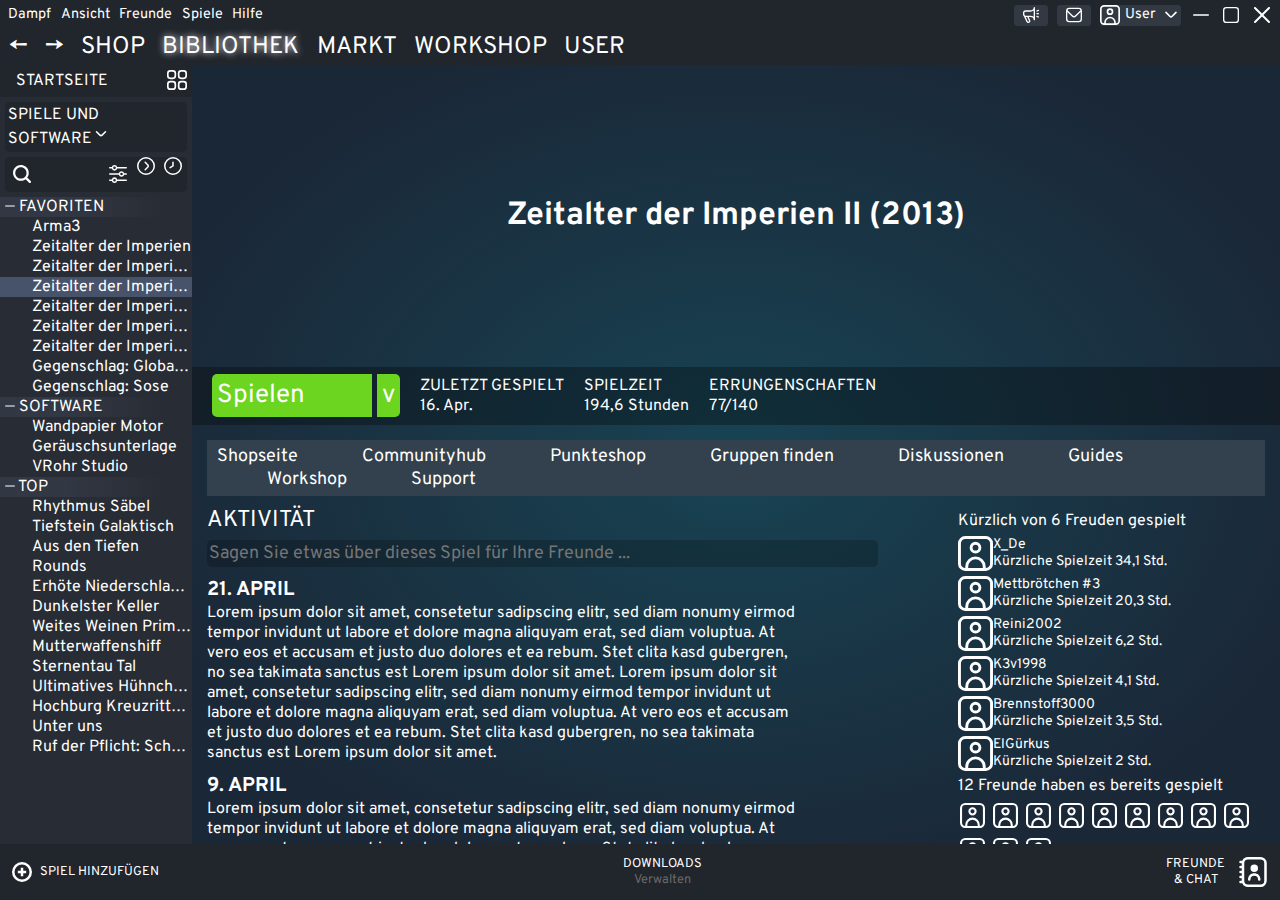
<file: index.html>
<!DOCTYPE html>
<html lang="de">
<head>
    <meta charset="UTF-8">
    <title>index</title>
    <script>
        window.location = "https://reini1001.github.io/UTE-MidFi/bibliothek.html"
    </script>
</head>
<body>

</body>
</html>
</file>
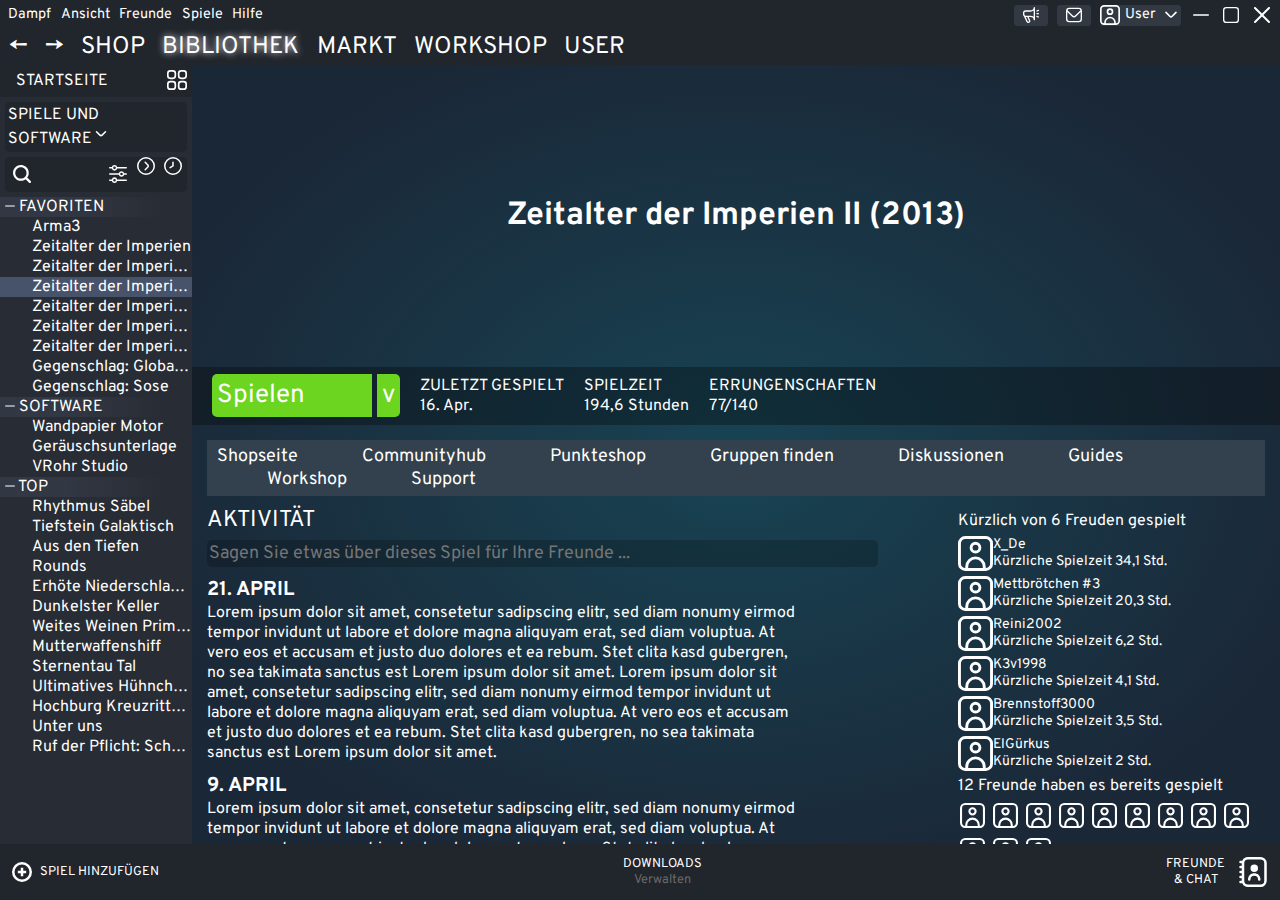
<file: bibliothek.html>
<!DOCTYPE html>
<html lang="de">
<head>
    <meta charset="UTF-8">
    <meta content="width=device-width, initial-scale=1.0" name="viewport">
    <title>Bibliothek</title>
    <link href="header-footer-style.css" rel="stylesheet">
    <link href="bibliothek.css" rel="stylesheet">
    <link href="game.css" rel="stylesheet">
</head>
<body>
<header>
    <div id="top-bar">
        <!--Einstellungen-->
        <span id="top-bar-left">
            <a>Dampf</a>
            <a>Ansicht</a>
            <a href="freunde.html">Freunde</a>
            <a>Spiele</a>
            <a>Hilfe</a>
        </span>
        <!--Nutzer-->
        <span id="top-bar-right">
            <a class="icon notification"><img alt="" height="16" src="icons/announcement.svg" width="16"></a>
            <a class="icon notification"><img alt="" height="16" src="icons/notifiction.svg" width="16"></a>
            <a id="user"><img alt="" height="20" src="icons/profilePic.svg" width="20"><span>User</span><img alt="" height="20" src="icons/dropdown.svg" width="20"> </a>
            <a class="icon"><img alt="" height="16" src="icons/-.svg" width="16"></a>
            <a class="icon"><img alt="" height="16" src="icons/fullscreen.svg" width="16"></a>
            <a class="icon"><img alt="" height="16" src="icons/x.svg" width="16"></a>
        </span>
    </div>
    <!--Nav-->
    <nav class="uppercase">
        <a><-</a>
        <a>-></a>
        <a>Shop</a>
        <a class="active">Bibliothek</a>
        <a>Markt</a>
        <a href="workshop.html">Workshop</a>
        <a>User</a>
    </nav>
</header>
<main>
    <aside>
        <div id="collections">
            <span class="uppercase">Startseite</span><img alt="" height="20" src="icons/kollektionen.svg" width="20">
        </div>
        <div id="optionen">
            <span class="uppercase">Spiele und Software<img alt="" height="18" src="icons/dropdown.svg" width="18"></span><img alt="" height="18" src="icons/clock.svg" width="18"><img alt="" height="18" src="icons/play.svg" width="18"><br>
            <span><img alt="" height="18" src="icons/search.svg" width="18"><img alt="" height="18" src="icons/settings.svg" width="18"></span>
        </div>
        <ul id="game-list">
            <li class="collection uppercase"><img alt="" height="10px" src="icons/-.svg" width="10px"> Favoriten</li>
            <li>Arma3</li>
            <li>Zeitalter der Imperien</li>
            <li>Zeitalter der Imperien II</li>
            <li class="active">Zeitalter der Imperien II (2013)</li>
            <li>Zeitalter der Imperien II DE</li>
            <li>Zeitalter der Imperien III</li>
            <li>Zeitalter der Imperien III DE</li>
            <li>Gegenschlag: Globale Offensive</li>
            <li>Gegenschlag: Sose</li>
            <li class="collection uppercase"><img alt="" height="10px" src="icons/-.svg" width="10px"> Software</li>
            <li>Wandpapier Motor</li>
            <li>Geräuschsunterlage</li>
            <li>VRohr Studio</li>
            <li class="collection uppercase"><img alt="" height="10px" src="icons/-.svg" width="10px"> Top</li>
            <li>Rhythmus Säbel</li>
            <li>Tiefstein Galaktisch</li>
            <li>Aus den Tiefen</li>
            <li>Rounds</li>
            <li>Erhöte Niederschlagswahrscheinlichkeit 2</li>
            <li>Dunkelster Keller</li>
            <li>Weites Weinen Primitive</li>
            <li>Mutterwaffenshiff</li>
            <li>Sternentau Tal</li>
            <li>Ultimatives Hühnchen Pferd</li>
            <li>Hochburg Kreuzritter HD</li>
            <li>Unter uns</li>
            <li>Ruf der Pflicht: Schwarze Operation 2</li>
        </ul>
    </aside>
    <div id="game">
        <div id="game-img"><h1>Zeitalter der Imperien II (2013)</h1></div>
        <div id="game-bar">
            <span id="game-start">Spielen</span>
            <span id="game-start-v">v</span>
            <span id="last-played"><span class="uppercase">Zuletzt gespielt</span><br>16. Apr.</span>
            <span id="play-time"><span class="uppercase">Spielzeit</span><br>194,6 Stunden</span>
            <span id="achievements"><span class="uppercase">Errungenschaften</span><br>77/140</span>
        </div>
        <div id="game-info">
            <div id="game-info-bar">
                <a>Shopseite</a>
                <a>Communityhub</a>
                <a>Punkteshop</a>
                <a>Gruppen finden</a>
                <a>Diskussionen</a>
                <a>Guides</a>
                <a href="workshop.html?game=Zeitalter der Imperien II (2013)">Workshop</a>
                <a>Support</a>
            </div>
            <div id="game-friends">
                <div class="head-line">Kürzlich von 6 Freuden gespielt</div>
                <div>
                    <div class="friends-big"><img alt="" height="35" src="icons/profilePic.svg" width="35">
                        <div>X_De<br>Kürzliche Spielzeit 34,1 Std.</div>
                    </div>
                    <div class="friends-big"><img alt="" height="35" src="icons/profilePic.svg" width="35">
                        <div>Mettbrötchen #3<br>Kürzliche Spielzeit 20,3 Std.</div>
                    </div>
                    <div class="friends-big"><img alt="" height="35" src="icons/profilePic.svg" width="35">
                        <div>Reini2002<br>Kürzliche Spielzeit 6,2 Std.</div>
                    </div>
                    <div class="friends-big"><img alt="" height="35" src="icons/profilePic.svg" width="35">
                        <div>K3v1998<br>Kürzliche Spielzeit 4,1 Std.</div>
                    </div>
                    <div class="friends-big"><img alt="" height="35" src="icons/profilePic.svg" width="35">
                        <div>Brennstoff3000<br>Kürzliche Spielzeit 3,5 Std.</div>
                    </div>
                    <div class="friends-big"><img alt="" height="35" src="icons/profilePic.svg" width="35">
                        <div>ElGürkus<br>Kürzliche Spielzeit 2 Std.</div>
                    </div>
                </div>
                <div class="head-line">12 Freunde haben es bereits gespielt</div>
                <div>
                    <img alt="" class="friends-small" height="25" src="icons/profilePic.svg" width="25">
                    <img alt="" class="friends-small" height="25" src="icons/profilePic.svg" width="25">
                    <img alt="" class="friends-small" height="25" src="icons/profilePic.svg" width="25">
                    <img alt="" class="friends-small" height="25" src="icons/profilePic.svg" width="25">
                    <img alt="" class="friends-small" height="25" src="icons/profilePic.svg" width="25">
                    <img alt="" class="friends-small" height="25" src="icons/profilePic.svg" width="25">
                    <img alt="" class="friends-small" height="25" src="icons/profilePic.svg" width="25">
                    <img alt="" class="friends-small" height="25" src="icons/profilePic.svg" width="25">
                    <img alt="" class="friends-small" height="25" src="icons/profilePic.svg" width="25">
                    <img alt="" class="friends-small" height="25" src="icons/profilePic.svg" width="25">
                    <img alt="" class="friends-small" height="25" src="icons/profilePic.svg" width="25">
                    <img alt="" class="friends-small" height="25" src="icons/profilePic.svg" width="25">
                </div>
            </div>

            <div id="game-activity">
                <div class="head-line uppercase">Aktivität</div>
                <label><input placeholder="Sagen Sie etwas über dieses Spiel für Ihre Freunde ..." type="text"></label>
                <div class="activity">
                    <h2 class="uppercase">21. April</h2>
                    <p>
                        Lorem ipsum dolor sit amet, consetetur sadipscing elitr, sed diam nonumy eirmod tempor invidunt ut labore et dolore magna aliquyam erat, sed diam voluptua. At vero eos et accusam et justo duo dolores et ea rebum. Stet clita kasd gubergren, no sea takimata sanctus est Lorem ipsum dolor sit amet. Lorem ipsum dolor sit amet, consetetur sadipscing elitr, sed diam nonumy eirmod tempor invidunt ut labore et dolore magna aliquyam erat, sed diam voluptua. At vero eos et accusam et justo duo dolores et ea rebum. Stet clita kasd gubergren, no sea takimata sanctus est Lorem ipsum dolor sit amet.
                    </p>
                </div>
                <div class="activity">
                    <h2 class="uppercase">9. April</h2>
                    <p>
                        Lorem ipsum dolor sit amet, consetetur sadipscing elitr, sed diam nonumy eirmod tempor invidunt ut labore et dolore magna aliquyam erat, sed diam voluptua. At vero eos et accusam et justo duo dolores et ea rebum. Stet clita kasd gubergren, no sea takimata sanctus est Lorem ipsum dolor sit amet. Lorem ipsum dolor sit amet, consetetur sadipscing elitr, sed diam nonumy eirmod tempor invidunt ut labore et dolore magna aliquyam erat, sed diam voluptua. At vero eos et accusam et justo duo dolores et ea rebum. Stet clita kasd gubergren, no sea takimata sanctus est Lorem ipsum dolor sit amet.
                    </p>
                </div>
                <div class="activity">
                    <h2 class="uppercase">4. April</h2>
                    <p>
                        Lorem ipsum dolor sit amet, consetetur sadipscing elitr, sed diam nonumy eirmod tempor invidunt ut labore et dolore magna aliquyam erat, sed diam voluptua. At vero eos et accusam et justo duo dolores et ea rebum. Stet clita kasd gubergren, no sea takimata sanctus est Lorem ipsum dolor sit amet. Lorem ipsum dolor sit amet, consetetur sadipscing elitr, sed diam nonumy eirmod tempor invidunt ut labore et dolore magna aliquyam erat, sed diam voluptua. At vero eos et accusam et justo duo dolores et ea rebum. Stet clita kasd gubergren, no sea takimata sanctus est Lorem ipsum dolor sit amet.
                    </p>
                </div>
            </div>
        </div>
    </div>
</main>
<footer>
    <a class="uppercase" id="addGame">
        <img alt="" height="20" src="icons/add.svg" width="20">
        <span class="hover">Spiel hinzufügen</span>
    </a>
    <a id="downloads">
        <span class="uppercase hover">Downloads</span>
        <span class="dimgray">Verwalten</span>
    </a>
    <a class="uppercase" href="freunde.html" id="chat">
        <span class="hover">Freunde <br>& Chat</span>
        <img alt="" height="30" src="icons/chat.svg" width="30">
    </a>
</footer>
</body>
</html>
</file>
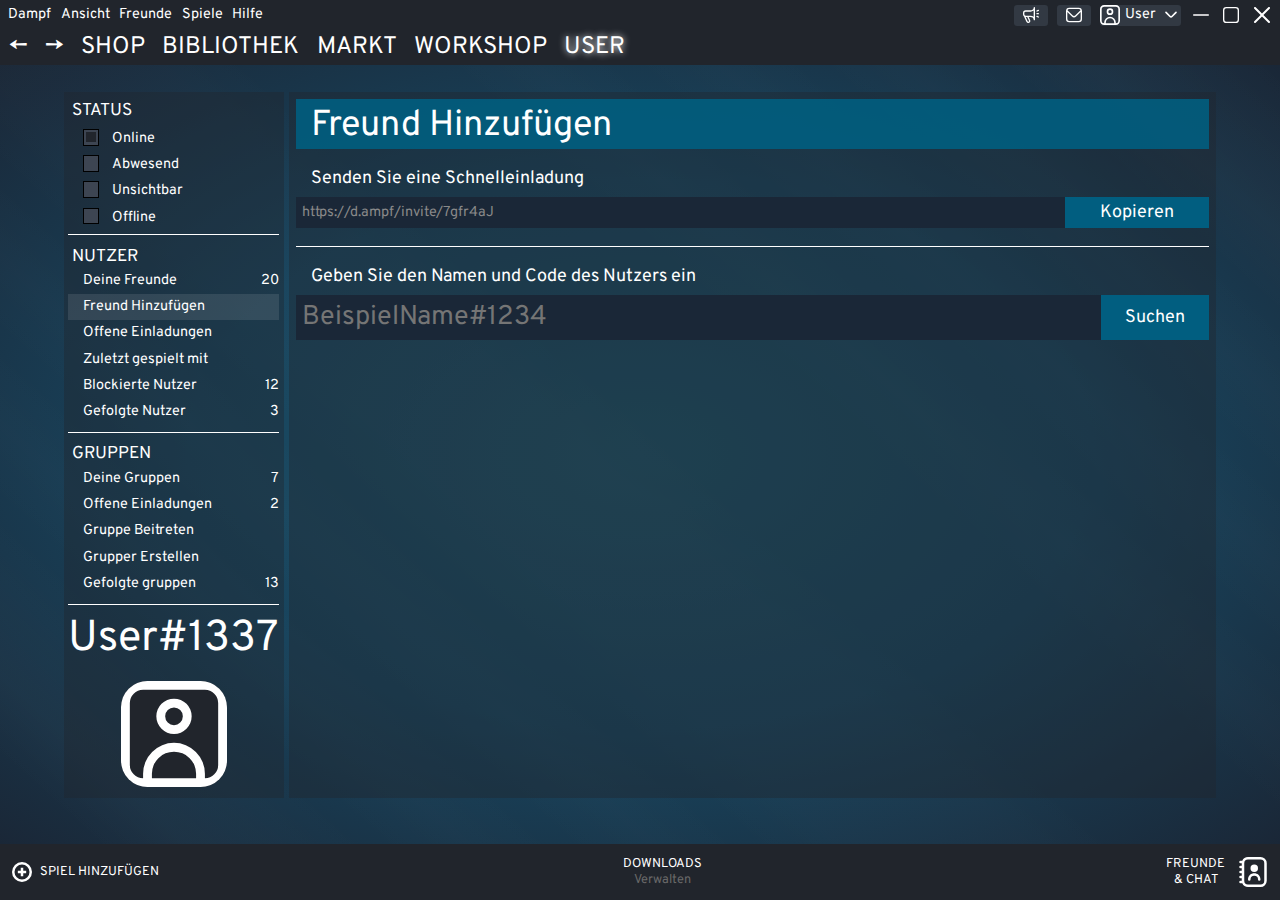
<file: freunde-add.html>
<!DOCTYPE html>
<html lang="de">
<head>
    <meta charset="UTF-8">
    <title>User: Freunde</title>
    <link href="header-footer-style.css" rel="stylesheet">
    <link href="freunde.css" rel="stylesheet">
    <link href="custom-radio.css" rel="stylesheet">
    <link href="neuer-freund.css" rel="stylesheet">
    <script src="freunde-logic.js"></script>
</head>
<body>
<header>
    <div id="top-bar">
        <!--Einstellungen-->
        <span id="top-bar-left">
            <a>Dampf</a>
            <a>Ansicht</a>
            <a>Freunde</a>
            <a>Spiele</a>
            <a>Hilfe</a>
        </span>
        <!--Nutzer-->
        <span id="top-bar-right">
            <a class="icon notification"><img alt="" height="16" src="icons/announcement.svg" width="16"></a>
            <a class="icon notification"><img alt="" height="16" src="icons/notifiction.svg" width="16"></a>
            <a id="user"><img alt="" height="20" src="icons/profilePic.svg" width="20"><span>User</span><img alt="" height="20" src="icons/dropdown.svg" width="20"> </a>
            <a class="icon"><img alt="" height="16" src="icons/-.svg" width="16"></a>
            <a class="icon"><img alt="" height="16" src="icons/fullscreen.svg" width="16"></a>
            <a class="icon"><img alt="" height="16" src="icons/x.svg" width="16"></a>
        </span>
    </div>
    <!--Nav-->
    <nav class="uppercase">
        <a><-</a>
        <a>-></a>
        <a>Shop</a>
        <a href="bibliothek.html">Bibliothek</a>
        <a>Markt</a>
        <a href="workshop.html">Workshop</a>
        <a class="active">User</a>
    </nav>
</header>
<main>
    <div id="friends-main">
        <div id="friends-sidebar">
            <div id="friends-status">
                <p class="friends-header">STATUS</p>
                <label class="radio-container">Online
                    <input checked="checked" id="online" name="status" type="radio" value="online">
                    <span class="custom-radio"></span>
                </label>
                <label class="radio-container">Abwesend
                    <input id="abwesend" name="status" type="radio" value="abwesend">
                    <span class="custom-radio"></span>
                </label>
                <label class="radio-container">Unsichtbar
                    <input id="unsichtbar" name="status" type="radio" value="unsichtbar">
                    <span class="custom-radio"></span>
                </label>
                <label class="radio-container">Offline
                    <input id="offline" name="status" type="radio" value="offline">
                    <span class="custom-radio"></span>
                </label>
            </div>
            <div id="friends-users">
                <p class="friends-header">NUTZER</p>
                <p><a href="freunde.html" id="your-friends">Deine Freunde</a></p>
                <p class="active"><a href="#">Freund Hinzufügen</a></p>
                <p id="open-invites"><a>Offene Einladungen</a></p>
                <p><a>Zuletzt gespielt mit</a></p>
                <p id="blocked"><a>Blockierte Nutzer</a></p>
                <p id="followed"><a>Gefolgte Nutzer</a></p>
            </div>
            <div id="friends-groups">
                <p class="friends-header">GRUPPEN</p>
                <p id="groups"><a>Deine Gruppen</a></p>
                <p id="ginvites"><a>Offene Einladungen</a></p>
                <p><a>Gruppe Beitreten</a></p>
                <p><a>Grupper Erstellen</a></p>
                <p id="gfollowed"><a>Gefolgte gruppen</a></p>
            </div>
            <div id="friends-profile">
                <p><a id="username-copy" onclick="">User#1337</a></p>
                <img src="icons/profilePic.svg" width="50%">
            </div>
        </div>
        <div id="friends-content">
            <p>Freund Hinzufügen</p>
            <div id="friends-friendlink-container">
                <p class="friends-helptext">Senden Sie eine Schnelleinladung</p>
                <div id="friends-friendlink">
                    <p>https://d.ampf/invite/7gfr4aJ</p>
                    <button id="friends-friendlink-copybutton" onclick="">Kopieren</button>
                </div>
            </div>
            <div id="friends-friendcode-container">
                <p class="friends-helptext">Geben Sie den Namen und Code des Nutzers ein</p>
                <div id="inputcountainer">
                    <input id="friends-friendcode" placeholder="BeispielName#1234" type="text" value="">
                    <button id="search" onclick="searchFriend()">Suchen</button>
                </div>
                <p id="infobox"></p>
                <div class="invisible" id="friends-found-friend">
                    <div class="friend-found-container">
                        <img src="icons/profilePic.svg">
                        <div class="friend-found-text">
                            <p>reini1001</p>
                            <p></p>
                        </div>
                        <button id="addFriendButton" onclick="toggleAddFriend()">Anfrage Senden</button>
                        <div id="miniProfile">
                            <p>Beispielstadt, Deutschland</p>
                            <p>Hallo, mein Name ist reini1001 und dieser Text ist meine Bio. Lorem ipsum dolor sit amet, consectetur adipiscing elit. Proin eget accumsan velit. In hac habitasse platea dictumst. Nunc id laoreet erat. Nunc ac varius augue. In ullamcorper dignissim consequat. Nunc ligula purus, consequat at accumsan sit amet, volutpat ac ex. Quisque accumsan bibendum elit, sed pellentesque nisi luctus quis. In id sem eros.</p>
                            <p>Kürzliche Aktivitäten</p>
                            <div id="recent-activity">
                                <div class="game-container">
                                    <img src="icons/profilePic.svg">
                                    <div class="game-text">
                                        <p>Gegenschlag: Globale Offensive</p>
                                        <p>37h in the letzten zwei Wochen, 731h gesamt</p>
                                    </div>
                                    <div class="achuvements">
                                        <div class="achuvement-container">
                                            <div id="achuvement1"></div>
                                        </div>
                                        <p>132 von 167 Errungenschaften freigeschaltet</p>
                                    </div>
                                </div>
                                <div class="game-container">
                                    <img src="icons/profilePic.svg">
                                    <div class="game-text">
                                        <p>Rounds</p>
                                        <p>2.5h in the letzten zwei Wochen, 43h gesamt</p>
                                    </div>
                                    <div class="achuvements">
                                        <div class="achuvement-container">
                                            <div id="achuvement2"></div>
                                        </div>
                                        <p>15 von 73 Errungenschaften freigeschaltet</p>
                                    </div>
                                </div>
                            </div>
                        </div>
                    </div>

                </div>
            </div>
        </div>
    </div>
</main>
<footer>
    <a class="uppercase" id="addGame">
        <img alt="" height="20" src="icons/add.svg" width="20">
        <span class="hover">Spiel hinzufügen</span>
    </a>
    <a href="bibliothek.html" id="downloads">
        <span class="uppercase hover">Downloads</span>
        <span class="dimgray">Verwalten</span>
    </a>
    <a class="uppercase" id="chat">
        <span class="hover">Freunde <br>& Chat</span>
        <img alt="" height="30" src="icons/chat.svg" width="30">
    </a>
</footer>
</body>
</html>
</file>
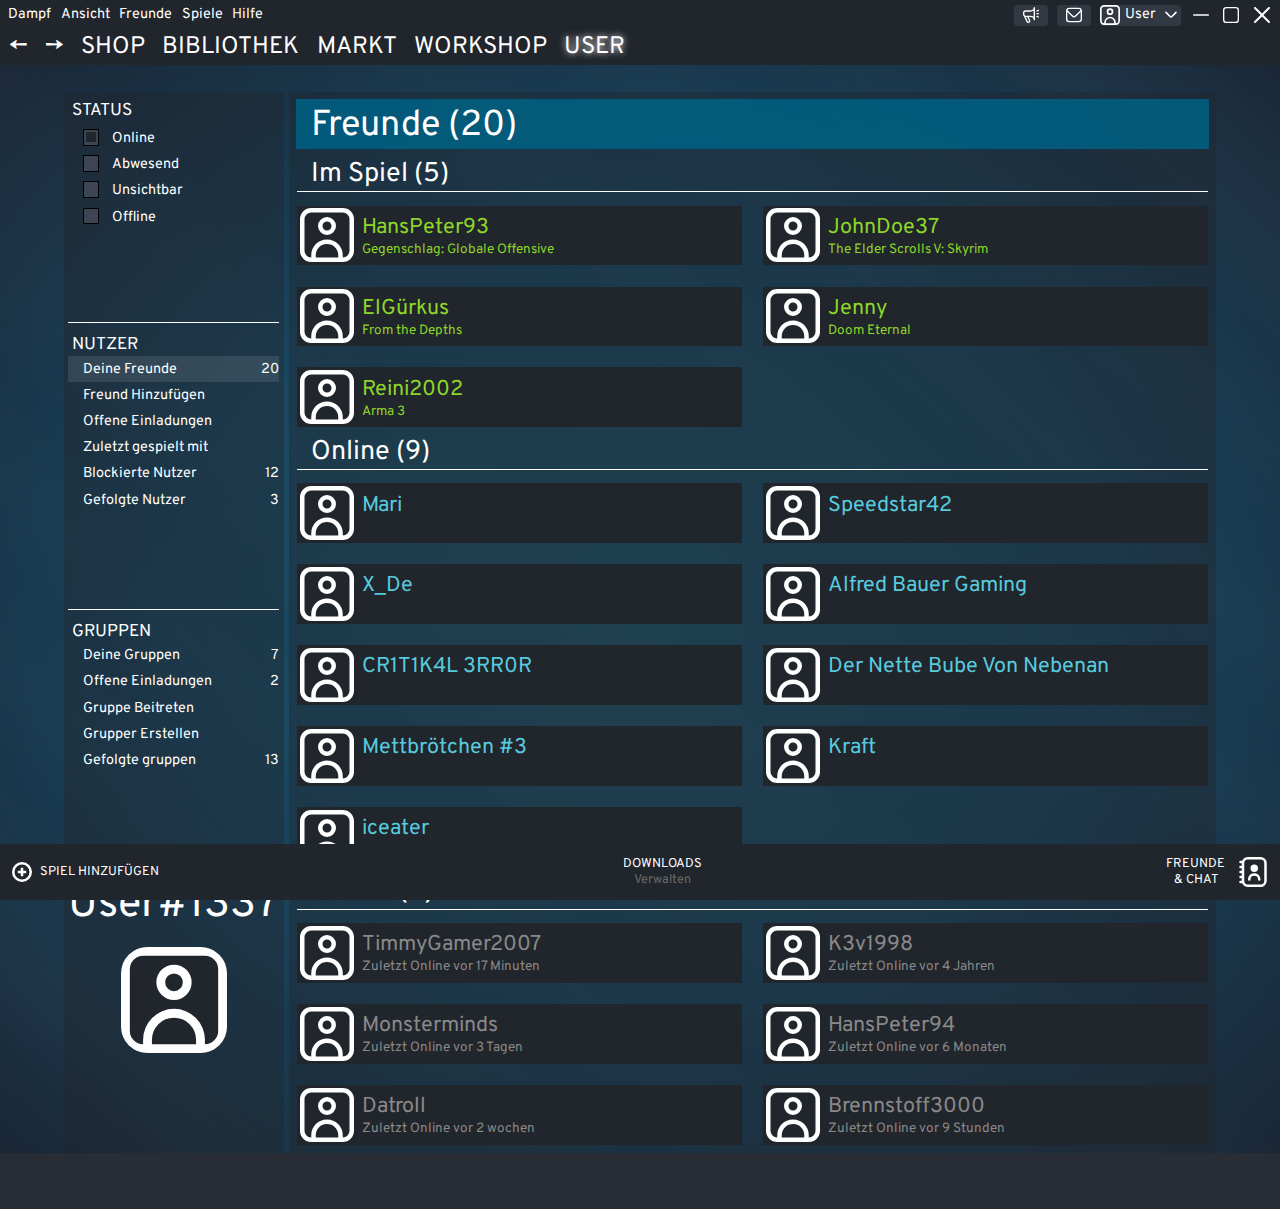
<file: freunde.html>
<!DOCTYPE html>
<html lang="de">
<head>
    <meta charset="UTF-8">
    <title>User: Freunde</title>
    <link href="header-footer-style.css" rel="stylesheet">
    <link href="freunde.css" rel="stylesheet">
    <link href="custom-radio.css" rel="stylesheet">
    <link href="deine-freunde.css" rel="stylesheet">
    <script src="freunde-logic.js"></script>
</head>
<body>
<header>
    <div id="top-bar">
        <!--Einstellungen-->
        <span id="top-bar-left">
            <a>Dampf</a>
            <a>Ansicht</a>
            <a>Freunde</a>
            <a>Spiele</a>
            <a>Hilfe</a>
        </span>
        <!--Nutzer-->
        <span id="top-bar-right">
            <a class="icon notification"><img alt="" height="16" src="icons/announcement.svg" width="16"></a>
            <a class="icon notification"><img alt="" height="16" src="icons/notifiction.svg" width="16"></a>
            <a id="user"><img alt="" height="20" src="icons/profilePic.svg" width="20"><span>User</span><img alt="" height="20" src="icons/dropdown.svg" width="20"> </a>
            <a class="icon"><img alt="" height="16" src="icons/-.svg" width="16"></a>
            <a class="icon"><img alt="" height="16" src="icons/fullscreen.svg" width="16"></a>
            <a class="icon"><img alt="" height="16" src="icons/x.svg" width="16"></a>
        </span>
    </div>
    <!--Nav-->
    <nav class="uppercase">
        <a><-</a>
        <a>-></a>
        <a>Shop</a>
        <a href="bibliothek.html">Bibliothek</a>
        <a>Markt</a>
        <a href="workshop.html">Workshop</a>
        <a class="active">User</a>
    </nav>
</header>
<main>
    <div id="friends-main">
        <div id="friends-sidebar">
            <div id="friends-status">
                <p class="friends-header">STATUS</p>
                <label class="radio-container">Online
                    <input checked="checked" id="online" name="status" type="radio" value="online">
                    <span class="custom-radio"></span>
                </label>
                <label class="radio-container">Abwesend
                    <input id="abwesend" name="status" type="radio" value="abwesend">
                    <span class="custom-radio"></span>
                </label>
                <label class="radio-container">Unsichtbar
                    <input id="unsichtbar" name="status" type="radio" value="unsichtbar">
                    <span class="custom-radio"></span>
                </label>
                <label class="radio-container">Offline
                    <input id="offline" name="status" type="radio" value="offline">
                    <span class="custom-radio"></span>
                </label>
            </div>
            <div id="friends-users">
                <p class="friends-header">NUTZER</p>
                <p class="active" id="your-friends"><a href="#">Deine Freunde</a></p>
                <p><a href="freunde-add.html">Freund Hinzufügen</a></p>
                <p id="open-invites"><a>Offene Einladungen</a></p>
                <p><a>Zuletzt gespielt mit</a></p>
                <p id="blocked"><a>Blockierte Nutzer</a></p>
                <p id="followed"><a>Gefolgte Nutzer</a></p>
            </div>
            <div id="friends-groups">
                <p class="friends-header">GRUPPEN</p>
                <p id="groups"><a>Deine Gruppen</a></p>
                <p id="ginvites"><a>Offene Einladungen</a></p>
                <p><a>Gruppe Beitreten</a></p>
                <p><a>Grupper Erstellen</a></p>
                <p id="gfollowed"><a>Gefolgte gruppen</a></p>
            </div>
            <div id="friends-profile">
                <p><a id="username-copy">User#1337</a></p>
                <img src="icons/profilePic.svg" width="50%">
            </div>
        </div>
        <div id="friends-content">
            <p>Freunde (20)</p>
            <div class="friends-friends" id="friends-ingame">
                <p>Im Spiel (5)</p>
                <div class="friends-friends-grid">
                    <div class="friend-container">
                        <img src="icons/profilePic.svg">
                        <div class="friend-text">
                            <p>HansPeter93</p>
                            <p>Gegenschlag: Globale Offensive</p>
                        </div>
                    </div>
                    <div class="friend-container">
                        <img src="icons/profilePic.svg">
                        <div class="friend-text">
                            <p>JohnDoe37</p>
                            <p>The Elder Scrolls V: Skyrim</p>
                        </div>
                    </div>
                    <div class="friend-container">
                        <img src="icons/profilePic.svg">
                        <div class="friend-text">
                            <p>ElGürkus</p>
                            <p>From the Depths</p>
                        </div>
                    </div>
                    <div class="friend-container">
                        <img src="icons/profilePic.svg">
                        <div class="friend-text">
                            <p>Jenny</p>
                            <p>Doom Eternal</p>
                        </div>
                    </div>
                    <div class="friend-container">
                        <img src="icons/profilePic.svg">
                        <div class="friend-text">
                            <p>Reini2002</p>
                            <p>Arma 3</p>
                        </div>
                    </div>
                </div>
            </div>
            <div class="friends-friends" id="friends-online">
                <p>Online (9)</p>
                <div class="friends-friends-grid">
                    <div class="friend-container">
                        <img src="icons/profilePic.svg">
                        <div class="friend-text">
                            <p>Mari</p>
                            <p></p>
                        </div>
                    </div>
                    <div class="friend-container">
                        <img src="icons/profilePic.svg">
                        <div class="friend-text">
                            <p>Speedstar42</p>
                            <p></p>
                        </div>
                    </div>
                    <div class="friend-container">
                        <img src="icons/profilePic.svg">
                        <div class="friend-text">
                            <p>X_De</p>
                            <p></p>
                        </div>
                    </div>
                    <div class="friend-container">
                        <img src="icons/profilePic.svg">
                        <div class="friend-text">
                            <p>Alfred Bauer Gaming</p>
                            <p></p>
                        </div>
                    </div>
                    <div class="friend-container">
                        <img src="icons/profilePic.svg">
                        <div class="friend-text">
                            <p>CR1T1K4L 3RR0R</p>
                            <p></p>
                        </div>
                    </div>
                    <div class="friend-container">
                        <img src="icons/profilePic.svg">
                        <div class="friend-text">
                            <p>Der Nette Bube Von Nebenan</p>
                            <p></p>
                        </div>
                    </div>
                    <div class="friend-container">
                        <img src="icons/profilePic.svg">
                        <div class="friend-text">
                            <p>Mettbrötchen #3</p>
                            <p></p>
                        </div>
                    </div>
                    <div class="friend-container">
                        <img src="icons/profilePic.svg">
                        <div class="friend-text">
                            <p>Kraft</p>
                            <p></p>
                        </div>
                    </div>
                    <div class="friend-container">
                        <img src="icons/profilePic.svg">
                        <div class="friend-text">
                            <p>iceater</p>
                            <p></p>
                        </div>
                    </div>
                </div>
            </div>
            <div class="friends-friends" id="friends-offline">
                <p>Offline (6)</p>
                <div class="friends-friends-grid">
                    <div class="friend-container">
                        <img src="icons/profilePic.svg">
                        <div class="friend-text">
                            <p>TimmyGamer2007</p>
                            <p>Zuletzt Online vor 17 Minuten</p>
                        </div>
                    </div>
                    <div class="friend-container">
                        <img src="icons/profilePic.svg">
                        <div class="friend-text">
                            <p>K3v1998</p>
                            <p>Zuletzt Online vor 4 Jahren</p>
                        </div>
                    </div>
                    <div class="friend-container">
                        <img src="icons/profilePic.svg">
                        <div class="friend-text">
                            <p>Monsterminds</p>
                            <p>Zuletzt Online vor 3 Tagen</p>
                        </div>
                    </div>
                    <div class="friend-container">
                        <img src="icons/profilePic.svg">
                        <div class="friend-text">
                            <p>HansPeter94</p>
                            <p>Zuletzt Online vor 6 Monaten</p>
                        </div>
                    </div>
                    <div class="friend-container">
                        <img src="icons/profilePic.svg">
                        <div class="friend-text">
                            <p>Datroll</p>
                            <p>Zuletzt Online vor 2 wochen</p>
                        </div>
                    </div>
                    <div class="friend-container">
                        <img src="icons/profilePic.svg">
                        <div class="friend-text">
                            <p>Brennstoff3000</p>
                            <p>Zuletzt Online vor 9 Stunden</p>
                        </div>
                    </div>
                </div>
            </div>
        </div>
    </div>
</main>
<footer>
    <a class="uppercase" id="addGame">
        <img alt="" height="20" src="icons/add.svg" width="20">
        <span class="hover">Spiel hinzufügen</span>
    </a>
    <a href="bibliothek.html" id="downloads">
        <span class="uppercase hover">Downloads</span>
        <span class="dimgray">Verwalten</span>
    </a>
    <a class="uppercase" id="chat">
        <span class="hover">Freunde <br>& Chat</span>
        <img alt="" height="30" src="icons/chat.svg" width="30">
    </a>
</footer>
</body>
</html>
</file>
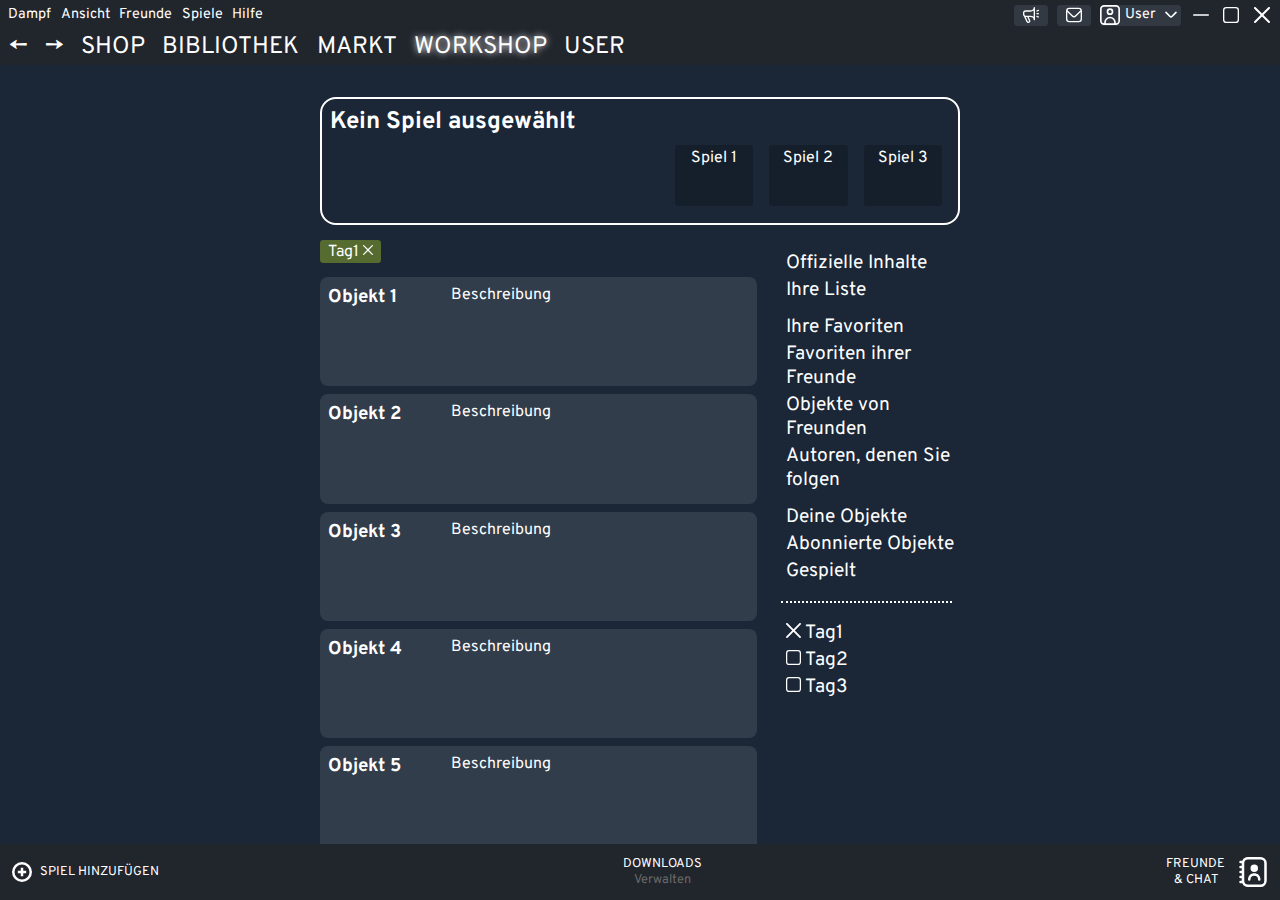
<file: workshop.html>
<!DOCTYPE html>
<html lang="de">
<head>
    <meta charset="UTF-8">
    <title>Workshop</title>
    <link href="header-footer-style.css" rel="stylesheet">
    <link href="workshop.css" rel="stylesheet">
    <script src="workshop.js"></script>
</head>
<body onload="game_load()">
<header>
    <div id="top-bar">
        <!--Einstellungen-->
        <span id="top-bar-left">
            <a>Dampf</a>
            <a>Ansicht</a>
            <a href="freunde.html">Freunde</a>
            <a>Spiele</a>
            <a>Hilfe</a>
        </span>
        <!--Nutzer-->
        <span id="top-bar-right">
            <a class="icon notification"><img alt="" height="16" src="icons/announcement.svg" width="16"></a>
            <a class="icon notification"><img alt="" height="16" src="icons/notifiction.svg" width="16"></a>
            <a id="user"><img alt="" height="20" src="icons/profilePic.svg" width="20"><span>User</span><img alt="" height="20" src="icons/dropdown.svg" width="20"> </a>
            <a class="icon"><img alt="" height="16" src="icons/-.svg" width="16"></a>
            <a class="icon"><img alt="" height="16" src="icons/fullscreen.svg" width="16"></a>
            <a class="icon"><img alt="" height="16" src="icons/x.svg" width="16"></a>
        </span>
    </div>
    <!--Nav-->
    <nav class="uppercase">
        <a><-</a>
        <a>-></a>
        <a>Shop</a>
        <a href="bibliothek.html">Bibliothek</a>
        <a>Markt</a>
        <a class="active">Workshop</a>
        <a>User</a>
    </nav>
</header>
<main>
    <div id="game">

    </div>
    <div id="tags">
        <span>Tag1 <img alt="" height="10" src="icons/x.svg" width="10"></span>
    </div>
    <div id="ws-list">

    </div>
    <div id="menu">
        <a class="menu-item" onclick="menu(this)">Offizielle Inhalte</a>
        <a class="menu-item spacing-bottom" onclick="menu(this)">Ihre Liste</a>

        <a class="menu-item" onclick="menu(this)">Ihre Favoriten</a>
        <a class="menu-item" onclick="menu(this)">Favoriten ihrer Freunde</a>
        <a class="menu-item" onclick="menu(this)">Objekte von Freunden</a>
        <a class="menu-item spacing-bottom" onclick="menu(this)">Autoren, denen Sie folgen</a>

        <a class="menu-item" onclick="menu(this)">Deine Objekte</a>
        <a class="menu-item" onclick="menu(this)">Abonnierte Objekte</a>
        <a class="menu-item" onclick="menu(this)">Gespielt</a>
        <hr>
        <a class="tag"><img alt="" height="15" src="icons/x.svg" width="15"> Tag1</a>
        <a class="tag"><img alt="" height="15" src="icons/fullscreen.svg" width="15"> Tag2</a>
        <a class="tag"><img alt="" height="15" src="icons/fullscreen.svg" width="15"> Tag3</a>
    </div>
</main>
<footer>
    <a class="uppercase" id="addGame">
        <img alt="" height="20" src="icons/add.svg" width="20">
        <span class="hover">Spiel hinzufügen</span>
    </a>
    <a href="bibliothek.html" id="downloads">
        <span class="uppercase hover">Downloads</span>
        <span class="dimgray">Verwalten</span>
    </a>
    <a class="uppercase" href="freunde.html" id="chat">
        <span class="hover">Freunde <br>& Chat</span>
        <img alt="" height="30" src="icons/chat.svg" width="30">
    </a>
</footer>
</body>
</html>
</file>
<file: header-footer-style.css>
@import url('https://fonts.googleapis.com/css2?family=Overpass:wght@300&display=swap');

::-webkit-scrollbar {
    width: 0.6rem;
}

::-webkit-scrollbar-track {
    background: transparent;
}

::-webkit-scrollbar-thumb {
    background: hsl(228, 28%, 25%);
    border-radius: 0.3rem;
}

::-webkit-scrollbar-thumb:hover {
    background: #555;
}

* {
    margin: 0;
    padding: 0;

    color: white;
    font-family: 'Overpass', sans-serif;
    text-decoration: none;

    -webkit-user-select: none; /* Safari */
    -moz-user-select: none; /* Firefox */
    -ms-user-select: none; /* IE10+/Edge */
    user-select: none; /* Standard */
}

html, body {
    height: 100vh;
}

body {
    display: grid;
    background-color: hsl(220, 13%, 18%);
    grid-template-columns: 100%;
    grid-template-rows: min-content 1fr min-content;
    grid-template-areas: "header" "main" "footer";
}

header, footer {
    display: flex;
    background-color: hsl(216, 14%, 15%);
}

header {
    grid-area: header;
    flex-direction: column;
    padding: 0.3rem 0.2rem 0;
}

#top-bar {
    font-size: 0.9rem;
    line-height: 1.3rem;
}

#top-bar > span > a {
    float: left;
    margin: 0 0.3rem;
}

#top-bar > span:first-child > a:hover {
    color: white;
}

#top-bar > span:last-child {
    float: right;
}

#top-bar > span:last-child > a > img {
    display: block;
}

#top-bar > span:last-child > a.icon > img {
    padding: 0.15rem;
}

#top-bar > span:last-child > .notification {
    padding: 0 0.4rem;
}

#user, #top-bar > span:last-child > .notification {
    background-color: hsl(215, 14%, 23%);
    border-radius: 0.2rem;
}

#user:hover, #top-bar > span:last-child > .notification:hover {
    background-color: hsl(215, 14%, 50%);
}

#user > span, #user > img {
    float: left;
}

#user > span {
    padding: 0 0.3rem;
}

nav {
    font-size: 1.5rem;
    margin: 0.2rem 0 0;
}

nav > a {
    display: inline-block;
    padding: 0.2rem 0.35rem;
}

nav > a.active, nav > a:hover {
    text-shadow: 0 0 0.3em white;
}

main {
    grid-area: main;
    display: flex;
}

footer {
    grid-area: footer;
    justify-content: space-between;
    position: sticky;
    bottom: 0;
    font-size: 0.8rem;
    padding: 0.75rem;
}

footer > a {
    display: flex;
    margin: auto 0;
    text-align: center;
}

footer > a:hover > span.hover {
    text-shadow: 0 0 0.5em white;
}

#addGame span {
    line-height: 2rem;
}

#addGame img {
    display: block;
    margin: auto 0.5rem auto 0;
}

#downloads {
    flex-direction: column;
}

#chat img {
    display: block;
    margin: auto 0 auto 0.8rem;
}

.dimgray {
    color: dimgray;
}

.uppercase {
    text-transform: uppercase;
}
</file>
<file: bibliothek.css>
@import url('https://fonts.googleapis.com/css2?family=Overpass:wght@300&display=swap');

main {
    height: 100%;
    display: grid;
    grid-template-rows: 1fr;
    grid-template-columns: 15% 85%;
    grid-template-areas: "aside game";
    overflow: hidden;
}

aside {
    grid-area: aside;
    overflow-y: scroll;
}

#collections {
    display: block;
    justify-content: center;
    background-color: hsl(218, 14%, 15%);
    padding-left: 1rem;
}

#collections span {
    line-height: 2rem;
}

#collections img {
    float: right;
    padding: 0.3rem;
}

#optionen {
    display: block;
    padding: 0.3rem;
}

#optionen span {
    display: inline-block;
    background: hsl(218, 14%, 15%);
    padding: 0.2rem;
    border-radius: 0.3rem;
}

#optionen > br {
    margin-top: 0.3rem;
}

#optionen > img {
    float: right;
    padding: 0.3rem;
}

#optionen span:last-child {
    display: block;
    margin-top: 0.3rem;
}

#optionen span:last-child img {
    padding: 0.3rem 0.3rem 0;
}

#optionen span:last-child img:last-child {
    float: right;
}

#game-list {
    width: 100%;
}

#game-list li {
    width: calc(100% - 2rem);
    white-space: nowrap;
    overflow: hidden;
    text-overflow: ellipsis;
}

#game-list li:hover {
    background-color: hsl(221, 20%, 25%);
}

#game-list li.collection {
    padding-left: 0.3rem;
    background-image: linear-gradient(90deg, hsl(221, 15%, 23%) 0%, hsl(221, 15%, 23%) 40%, hsl(220, 13%, 18%) 100%);
}

#game-list li.collection:hover {
    background-image: linear-gradient(90deg, hsl(221, 20%, 45%) 0%, hsl(221, 20%, 45%) 40%, hsl(221, 15%, 23%) 100%);
}

#game-list li:not(.collection) {
    padding-left: 2rem;
}

#game-list li.active {
    background-color: hsl(221, 20%, 35%);
}

#game-list li.active:hover {
    background-color: hsl(221, 20%, 45%);
}
</file>
<file: game.css>
#game {
    grid-area: game;
    display: flex;
    flex-direction: column;
    background: radial-gradient(hsl(196, 56%, 21%), hsl(213, 35%, 16%) 80%);
    overflow-y: scroll;
}

#game-img {
    display: flex;
    height: 42%;
}

#game-img h1 {
    margin: auto;
}

#game-bar {
    display: flex;
    height: 8%;
    background: hsla(0, 0%, 0%, 30%);
}

#game-bar span {
    display: inline-block;
    float: left;
    text-align: left;
    margin-top: auto;
    margin-bottom: auto;
}

#game-start, #game-start-v {
    background: hsl(95, 74%, 48%);
    font-size: 26px;
    text-align: center;
    padding: 5px;
}

#game-start {
    width: 150px;
    margin-left: 20px;
    border-radius: 5px 0 0 5px;
}

#game-start-v {
    margin-left: 5px;
    border-radius: 0 5px 5px 0;
}

#last-played, #play-time, #achievements {
    margin-left: 20px;
}

#game-info {
    height: 50%;
    padding: 15px;
    display: grid;
    grid-auto-columns: 7fr 3fr;
    grid-auto-rows: min-content auto;
    grid-template-areas: "bar bar" "activity friends";
}

#game-info-bar {
    grid-area: bar;
    background: hsl(207, 21%, 25%);
    padding: 5px;
}

#game-info-bar a {
    padding: 5px;
    font-size: 18px;
}

#game-info-bar a:hover {
    text-shadow: 0 0 0.2em white;
}

#game-info-bar a:not(:first-child) {
    margin-left: 50px;
}

#game-friends {
    grid-area: friends;
    padding: 10px;
}

#game-friends .head-line {
    margin: 5px 0;
}

#game-friends .friends-big {
    font-size: 14px;
    display: flex;
    flex-direction: row;
    margin-top: 5px;
}

#game-friends .friends-small {
    padding: 2px;
}

#game-activity {
    grid-area: activity;
}

#game-activity .head-line {
    margin: 10px 0 5px;
    font-size: 23px;
}

#game-activity input {
    width: 90%;
    font-size: 18px;
    padding: 2px;
    background: hsla(0, 0%, 0%, 20%);
    border: 0;
    border-radius: 5px;
    margin-bottom: 10px;
}

#game-activity .activity {
    margin-bottom: 10px;
}

#game-activity .activity h2 {
    font-size: 20px;
}

#game-activity .activity p {
    width: 80%;
}
</file>
<file: freunde.css>
main {
    background: linear-gradient(42deg,
    rgba(255, 255, 255, 0),
    rgba(255, 255, 255, 0),
    rgba(255, 255, 255, 0.02),
    rgba(255, 255, 255, 0.01),
    rgba(255, 255, 255, 0),
    rgba(255, 255, 255, 0.01),
    rgba(255, 255, 255, 0),
    rgba(255, 255, 255, 0.01),
    rgba(255, 255, 255, 0),
    rgba(255, 255, 255, 0.01),
    rgba(255, 255, 255, 0.01),
    rgba(255, 255, 255, 0.01),
    rgba(255, 255, 255, 0),
    rgba(255, 255, 255, 0),
    rgba(255, 255, 255, 0),
    rgba(255, 255, 255, 0.01),
    rgba(255, 255, 255, 0),
    rgba(255, 255, 255, 0.01),
    rgba(255, 255, 255, 0),
    rgba(255, 255, 255, 0.01),
    rgba(255, 255, 255, 0),
    rgba(255, 255, 255, 0.02),
    rgba(255, 255, 255, 0.01),
    rgba(255, 255, 255, 0)
    ),
    radial-gradient(#1d5267, #18445d, #1a2737);

    height: 100%;
    width: 100%;
    font-size: 2vh;
}

#friends-main {
    display: grid;
    grid-template-columns: 1fr 6fr;
    column-gap: 0.3em;

    width: 90vw;
    margin: 3vh auto auto;
}

#friends-main > div {
    background-color: rgba(33, 37, 44, 0.4);
}

#friends-sidebar {
    display: grid;
    grid-template-columns: 1fr;
    padding: 0.3em;
    font-size: 0.8em;
    color: white;
}

#friends-sidebar > div:nth-child(n+2) {
    border-top: solid white 1px;
}

#friends-sidebar > div > p > a {
    text-decoration: none;
}

#friends-content {
    overflow: auto;
}

#friends-content > p {
    font-size: 2em;
    padding-left: 0.4em;
    padding-top: 0.1em;
    margin: 0.2em;
    background-color: rgba(1, 94, 128, 0.9);
}

.friends-header {
    font-size: 1.2em;
    margin-left: 0.2em;
    margin-top: 0.2em;
}

#friends-sidebar > div:nth-child(n+2) {
    padding-top: 0.5em;
}

#friends-sidebar > div {
    padding-bottom: 0.5em;
}

#friends-users > p:nth-child(n+2), #friends-groups > p:nth-child(n+2) {
    padding: 0.25em 0 0.25em 1em;
}

#friends-users > p.active {
    background-color: rgba(255, 255, 255, 0.1);
}

#friends-profile > p {
    font-size: 3em;
    text-align: center;
}

#friends-profile > img {
    display: block;
    margin: 1em auto auto;
    background-color: #21252c;
    border-radius: 25%;
}

#your-friends::after {
    content: "20";
    float: right;
}

#open-invites::after {
    content: attr(invites);
    float: right;
}

#blocked::after {
    content: "12";
    float: right;
}

#followed::after {
    content: "3";
    float: right;
}

#groups::after {
    content: "7";
    float: right;
}

#ginvites::after {
    content: "2";
    float: right;
}

#gfollowed::after {
    content: "13";
    float: right;
}
</file>
<file: custom-radio.css>
/* Diese Datei ist gesponsort von https://www.w3schools.com/howto/howto_css_custom_checkbox.asp */

/* Customize the label (the radio-container) */
.radio-container {
    display: block;
    position: relative;
    padding-left: 2em;
    margin-top: 0.5em;
    margin-left: 1em;
    cursor: pointer;
    -webkit-user-select: none;
    -moz-user-select: none;
    -ms-user-select: none;
    user-select: none;
}

/* Hide the browser's default radio button */
.radio-container input {
    position: absolute;
    opacity: 0;
    cursor: pointer;
    height: 0;
    width: 0;
}

/* Create a custom radio button */
.custom-radio {
    position: absolute;
    top: 0;
    left: 0;
    height: 1em;
    width: 1em;
    background-color: #3d4552;
    border: solid black 0.1em;
}

/* On mouse-over, add a grey background color */
.radio-container:hover input ~ .custom-radio {
    background-color: #5a6578;
}

/* Create the indicator (the dot/circle - hidden when not checked) */
.custom-radio:after {
    content: "";
    position: absolute;
    display: none;
}

/* Show the indicator (dot/circle) when checked */
.radio-container input:checked ~ .custom-radio:after {
    display: block;
}

/* Style the indicator (dot/circle) */
.radio-container .custom-radio:after {
    top: 0.15em;
    left: 0.15em;
    width: 0.7em;
    height: 0.7em;
    background: #21252c;
}
</file>
<file: neuer-freund.css>
.friends-helptext {
    font-size: 1em;
    padding-left: 0.8em;
    margin-bottom: 0.4em;
}

#friends-friendlink-container, #friends-friendcode-container {
    padding-left: 0.4em;
    padding-right: 0.4em;
    margin-top: 1em;
}

#friends-friendlink {
    display: grid;
    grid-template-columns: 1fr 8em;
    border-bottom: solid white 1px;
    padding-bottom: 1em;
}

#friends-friendlink > p {
    background-color: #1a2737;
    padding: 0.4em;
    font-size: 0.8em;
    color: #898989;
    user-select: text;
}

#friends-friendlink > p:hover {
    background-color: #1c2939;
    color: white;
}

#friends-friendlink-copybutton, #addFriendButton, #search {
    background-color: rgba(1, 94, 128);
    border: 0;
}

#friends-friendlink-copybutton, #search {
    font-size: 1em;
}

#addFriendButton {
    font-size: 0.6em;
    grid-area: button;
}

#friends-friendlink-copybutton:hover, #addFriendButton:hover, #search:hover {
    background-color: rgba(9, 102, 136);
}

#friends-friendlink-copybutton:active, #addFriendButton:active, #search:active {
    background-color: rgba(17, 110, 144);
}


#friends-friendcode {
    width: calc(100% - 0.4em);
    padding: 0.2em;
    font-size: 1.5em;
    background-color: #1a2737;
    border: 0;
}

#friends-friendcode:focus {
    background-color: #1c2939;
}

.friend-found-container {
    display: grid;
    grid-template-columns: 2em 1fr 6.5em;
    grid-template-rows: auto;
    grid-template-areas:
        "img txt button"
        "mini mini mini";
    background-color: #21252c;
    margin: 1em;
    font-size: 2.5em;
    height: 2em;
}

.friend-found-container > img {
    height: 1.8em;
    margin: 0.1em;
    grid-area: img;
}

.friend-found-text {
    padding-left: 0.3em;
    padding-top: 0.3em;
    grid-area: txt;
}

.friend-found-text > p:first-child {
    font-size: 0.8em;
    color: #57cbde;
}

.invisible {
    opacity: 0;
    user-select: none;
    pointer-events: none;
}

#infobox {
    padding-left: 1em;
    margin-top: 0.5em;
    font-size: 0.8em;
    color: #898989;
    user-select: text;
}

#inputcountainer {
    display: grid;
    grid-template-columns: 1fr 6em;
}

#addFriendButton.toggled {
    background-color: #191d24;
}

#addFriendButton:hover.toggled {
    background-color: #171b22;
}

#addFriendButton:active.toggled {
    background-color: #15191f;
}

#miniProfile {
    background-color: #1a2737;
    border-top: solid white 1px;
    grid-area: mini;
    font-size: 0.4em;
    padding: 0.5em 1em;
}

.game-container {
    display: grid;
    grid-template-columns: 3em 1fr 2fr;
    padding: 0.1em;
    background-color: #21252c;
}

.game-container > img {
    height: 3em;
}

.game-text {
    padding-left: 0.3em;
    padding-top: 0.2em;
}

.game-text > p:first-child {
    font-size: 1em;
}

.game-text > p:last-child {
    font-size: 0.8em;
}

.achuvements > input[type=range]::-ms-track {
    width: 100%;
    background: transparent;
    border-color: transparent;
    color: transparent;
}

.achuvements {
    padding: 0.1em 0.5em 0.1em 0.1em;
}

#recent-activity {
    display: grid;
    grid-template-rows: 1fr 1fr;
    grid-template-columns: 1fr;
    grid-row-gap: 0.5em;
}

#miniProfile > p:nth-child(1) {
    font-size: 0.9em;
}

#miniProfile > p:nth-child(2) {
    font-size: 0.8em;
    margin-top: 0.2em;
}

#miniProfile > p:nth-child(3) {
    margin-top: 1em;
}

.achuvement-container {
    margin-top: 0.3em;
    margin-bottom: 0.3em;
    height: 0.5em;
    border: solid #15191f 0.1em;
    border-radius: 1em;
    background-color: #15191f;
}

.achuvement-container > div {
    background-color: #898989;;
    height: 0.3em;
    border-radius: 1em;
    margin: 0.1em;
}

#achuvement1 {
    width: 79%;
}

#achuvement2 {
    width: 20%;
}
</file>
<file: deine-freunde.css>
.friends-friends {
    font-size: 1.5em;
    margin: 0.3em;
}

.friends-friends > p {
    padding-left: 0.5em;
    padding-right: 0.5em;
    border-bottom: solid white 1px;
}

.friends-friends-grid {
    display: grid;
    grid-template-columns: repeat(auto-fit, minmax(14em, 1fr));
    column-gap: 0.8em;
    row-gap: 0.8em;

    width: 100%;
    height: fit-content;
    margin-top: 0.5em;
}

.friend-container {
    display: grid;
    grid-template-columns: 2em 1fr;
    padding: 0.1em;
    background-color: #21252c;
}

.friend-container > img {
    height: 2em;
}

.friend-text {
    padding-left: 0.3em;
    padding-top: 0.2em;
}

.friend-text > p:first-child {
    font-size: 0.8em;
}

.friend-text > p:last-child {
    font-size: 0.5em;
}

#friends-ingame > .friends-friends-grid > .friend-container > .friend-text > p {
    color: #8ed629;
}

#friends-online > .friends-friends-grid > .friend-container > .friend-text > p {
    color: #57cbde;
}

#friends-offline > .friends-friends-grid > .friend-container > .friend-text > p {
    color: #898989;
}
</file>
<file: workshop.css>
main {
    height: 100%;
    padding: 2rem 25% 0;
    background: hsl(213, 35%, 16%);
    display: grid;
    grid-template-columns: 7fr 3fr;
    grid-template-rows: 8rem 0.6fr 13fr;
    grid-template-areas: "game game" "tags menu" "ws-list menu";
    grid-gap: 1rem;
    overflow-y: scroll;
}

#game {
    grid-area: game;
    padding: 0.5rem;
    border: 2px solid white;
    border-radius: 1rem;
}

#game div.last-played {
    float: right;
    height: 50%;
    aspect-ratio: 4/3;
    margin: 0.5rem;
    text-align: center;
    padding: 0.2rem;
    background: hsla(0, 0%, 0%, 0.2);
    border-radius: 0.2rem;
}

#tags {
    grid-area: tags;
}

#tags span {
    background: darkolivegreen;
    padding: 0.1rem 0.5rem;
    border-radius: 0.2rem;
}

#menu {
    grid-area: menu;
    background: transparent;
    padding: 0.5rem;
}

#menu a {
    display: block;
    width: 100%;
    font-size: 1.2rem;
    padding: 0.1rem 0.3rem;
    border-radius: 0.2rem;
}

#menu a.spacing-bottom {
    margin-bottom: 0.6rem;
}

#menu a.active {
    background: hsla(220, 50%, 50%, 0.8);
}

#menu hr {
    border: 0;
    border-bottom: 0.15rem dotted white;
    margin: 1rem 0;
}

#ws-list {
    grid-area: ws-list;
}

#ws-list div.ws-item {
    display: flex;
    width: 100%;
    aspect-ratio: 4/1;
    margin-bottom: 0.5rem;
    background: hsla(0, 0%, 100%, 0.1);
    border-radius: 0.5rem;
}

#ws-list div.ws-item h3 {
    width: 25%;
    padding: 0.5rem;
}

#ws-list div.ws-item div {
    width: 70%;
    padding: 0.5rem;
}
</file>
